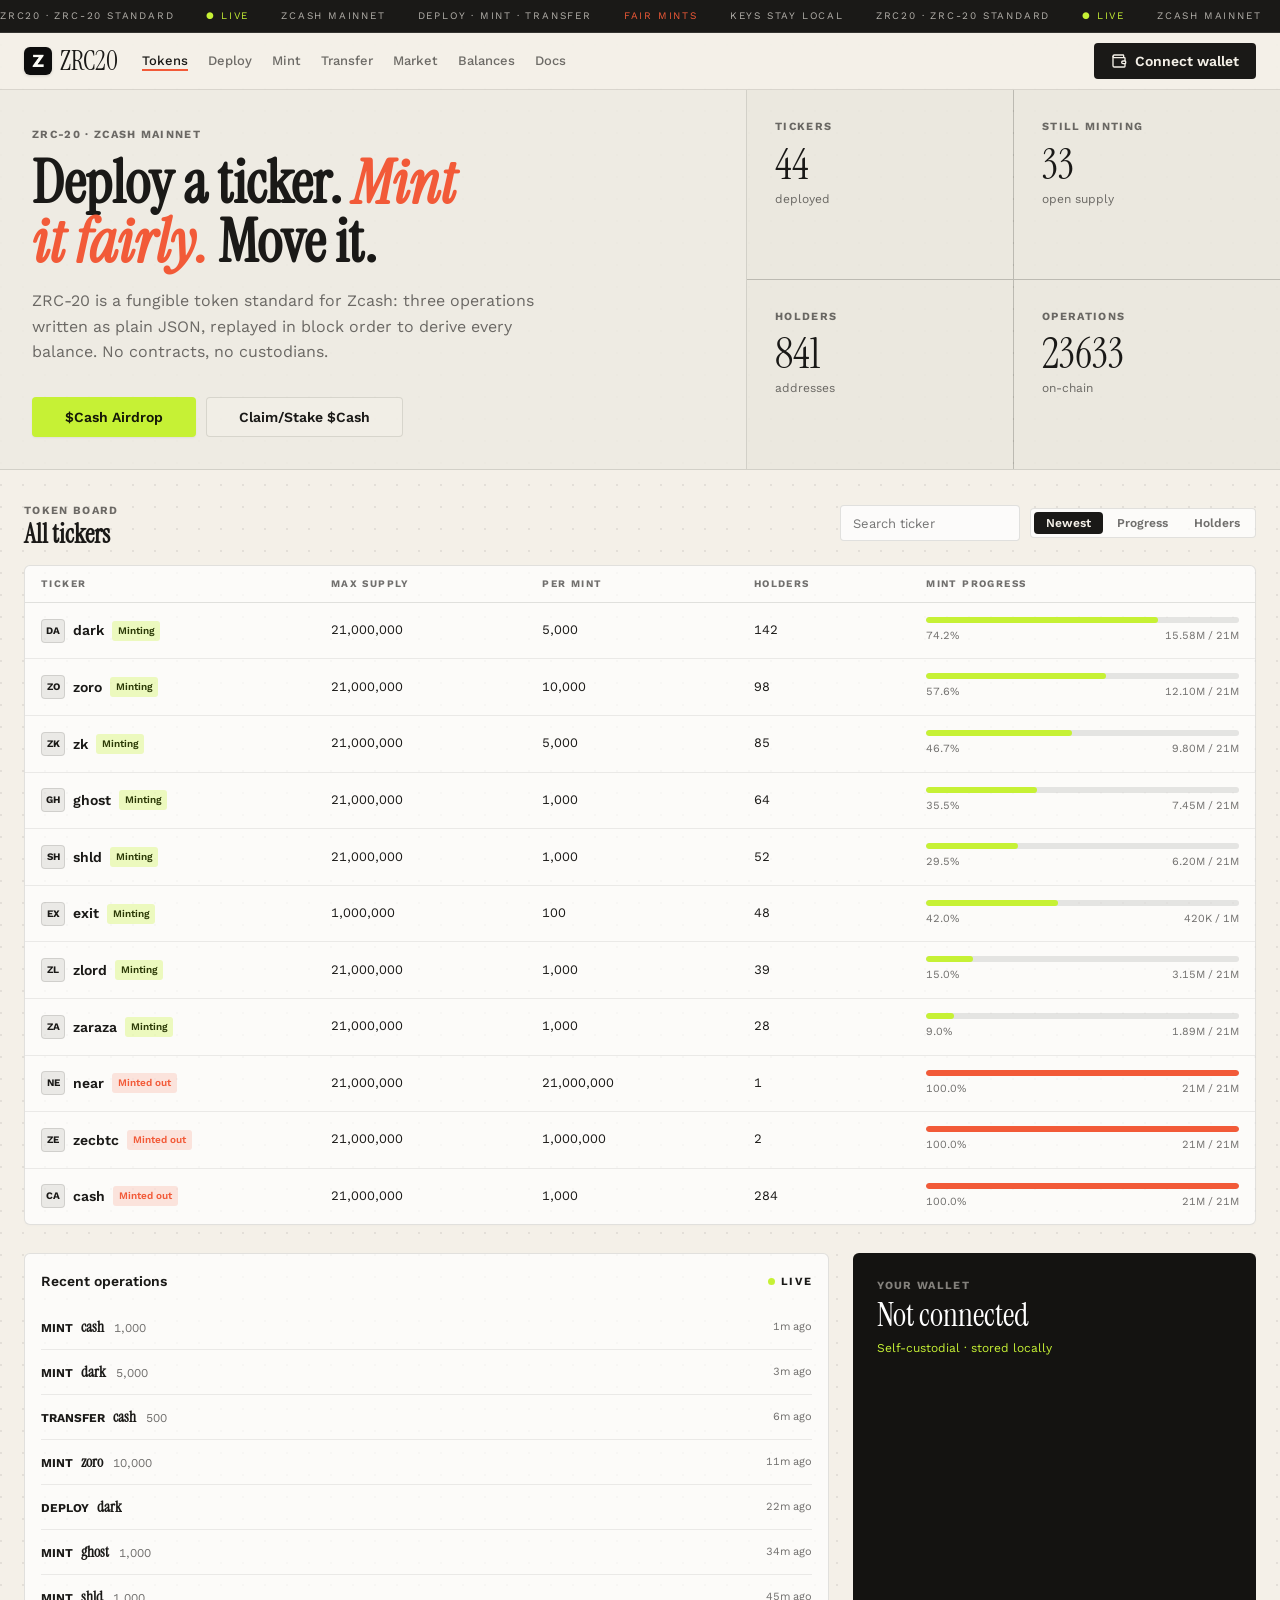
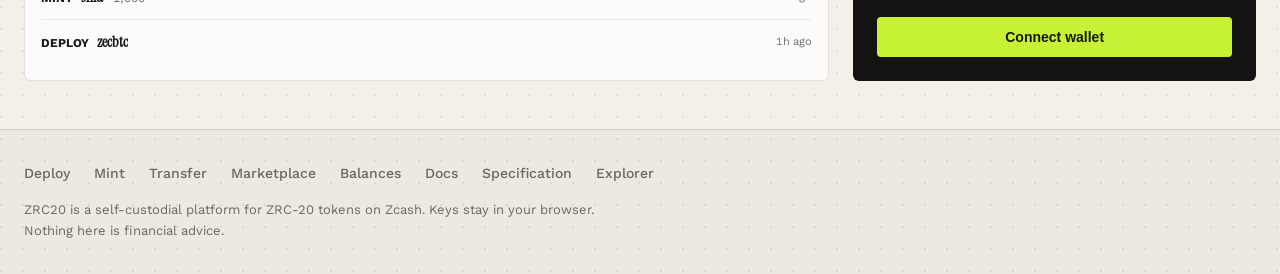
<file: index.html>
<!DOCTYPE html>
<html lang="en">
<head>
  <meta charset="UTF-8" />
  <meta name="viewport" content="width=device-width, initial-scale=1.0" />
  <title>ZRC-20 Tokens on Zcash — Deploy, Mint, Transfer</title>
  <meta name="description" content="A self-custodial ZRC-20 platform: claim a ticker, run a fair mint, and move balances on Zcash. Every operation is plain JSON written on-chain." />
  <meta name="author" content="ZRC20" />
  <meta property="og:title" content="ZRC-20 Tokens on Zcash" />
  <meta property="og:description" content="Deploy, mint, and transfer ZRC-20 fungible tokens from a wallet you control." />
  <meta property="og:type" content="website" />
  <meta name="twitter:card" content="summary_large_image" />
  
  <link rel="icon" href="image/favicon.png" type="image/png" />
  <link rel="preconnect" href="https://fonts.googleapis.com" />
  <link rel="preconnect" href="https://fonts.gstatic.com" crossorigin />
  <link rel="stylesheet" href="https://fonts.googleapis.com/css2?family=Instrument+Serif:ital@0;1&family=Work+Sans:wght@400;500;600;700&display=swap" />
  
  <link rel="stylesheet" href="css/style.css" />
</head>
<body>

  <!-- Top Drift Ticker Banner -->
  <div class="banner-drift-wrap">
    <div class="banner-drift">
      <div class="drift-track">
        <span>ZRC20 · ZRC-20 STANDARD</span>
        <span class="text-signal">● LIVE</span>
        <span>ZCASH MAINNET</span>
        <span>DEPLOY · MINT · TRANSFER</span>
        <span class="text-coral">FAIR MINTS</span>
        <span>KEYS STAY LOCAL</span>
      </div>
      <div class="drift-track" aria-hidden="true">
        <span>ZRC20 · ZRC-20 STANDARD</span>
        <span class="text-signal">● LIVE</span>
        <span>ZCASH MAINNET</span>
        <span>DEPLOY · MINT · TRANSFER</span>
        <span class="text-coral">FAIR MINTS</span>
        <span>KEYS STAY LOCAL</span>
      </div>
      <div class="drift-track" aria-hidden="true">
        <span>ZRC20 · ZRC-20 STANDARD</span>
        <span class="text-signal">● LIVE</span>
        <span>ZCASH MAINNET</span>
        <span>DEPLOY · MINT · TRANSFER</span>
        <span class="text-coral">FAIR MINTS</span>
        <span>KEYS STAY LOCAL</span>
      </div>
    </div>
  </div>

  <!-- Sticky Header -->
  <header class="site-header">
    <div class="header-container">
      <div class="header-left">
        <a href="#" class="brand-link" aria-label="ZRC20 home">
          <img src="image/zrc20-logo-s8tTh3K0.png" alt="ZRC20 Logo" class="brand-logo" />
          <span class="brand-title">ZRC20</span>
        </a>
        <nav class="nav-links">
          <a href="#" class="nav-link active">Tokens</a>
          <a href="#" class="nav-link open-deploy-btn">Deploy</a>
          <a href="#" class="nav-link open-mint-btn">Mint</a>
          <a href="#" class="nav-link open-transfer-btn">Transfer</a>
          <a href="#" class="nav-link">Market</a>
          <a href="#" class="nav-link">Balances</a>
          <a href="https://docs.zrc20.io" target="_blank" rel="noreferrer" class="nav-link">Docs</a>
        </nav>
      </div>

      <div class="header-actions">
        <button class="btn btn-primary connect-wallet-btn" aria-label="Connect wallet">
          <svg width="16" height="16" viewBox="0 0 24 24" fill="none" stroke="currentColor" stroke-width="2" stroke-linecap="round" stroke-linejoin="round">
            <path d="M19 7V4a1 1 0 0 0-1-1H5a2 2 0 0 0 0 4h15a1 1 0 0 1 1 1v4h-3a2 2 0 0 0 0 4h3a1 1 0 0 0 1-1v-2a1 1 0 0 0-1-1"></path>
            <path d="M3 5v14a2 2 0 0 0 2 2h15a1 1 0 0 0 1-1v-4"></path>
          </svg>
          <span class="wallet-btn-label">Connect wallet</span>
        </button>
        <button class="btn btn-icon mobile-menu-btn" id="mobile-menu-toggle" aria-label="Toggle navigation menu">
          <svg width="18" height="18" viewBox="0 0 24 24" fill="none" stroke="currentColor" stroke-width="2" stroke-linecap="round" stroke-linejoin="round">
            <path d="M4 6h16M4 12h16M4 18h16"></path>
          </svg>
        </button>
      </div>
    </div>

    <!-- Mobile Nav Drawer -->
    <div class="mobile-nav-panel" id="mobile-nav-panel">
      <a href="#" class="mobile-nav-link">Tokens</a>
      <a href="#" class="mobile-nav-link open-deploy-btn">Deploy</a>
      <a href="#" class="mobile-nav-link open-mint-btn">Mint</a>
      <a href="#" class="mobile-nav-link open-transfer-btn">Transfer</a>
      <a href="#" class="mobile-nav-link">Market</a>
      <a href="#" class="mobile-nav-link">Balances</a>
      <a href="https://docs.zrc20.io" target="_blank" rel="noreferrer" class="mobile-nav-link">Docs</a>
    </div>
  </header>

  <main style="flex: 1;">
    <!-- Hero Section -->
    <section class="hero-section">
      <div class="hero-grid">
        <!-- Left 7 columns -->
        <div class="hero-main">
          <div>
            <span class="eyebrow">ZRC-20 · ZCASH MAINNET</span>
            <h1 class="hero-heading">
              Deploy a ticker. <em class="coral-italic">Mint it fairly.</em> Move it.
            </h1>
            <p class="hero-description">
              ZRC-20 is a fungible token standard for Zcash: three operations written as plain JSON, replayed in block order to derive every balance. No contracts, no custodians.
            </p>
          </div>

          <div class="hero-actions">
            <button class="btn btn-secondary open-wallet-btn">$Cash Airdrop</button>
            <button class="btn btn-outline open-wallet-btn">Claim/Stake $Cash</button>
          </div>
        </div>

        <!-- Right 5 columns (2x2 Grid) -->
        <div class="hero-stats">
          <div class="stat-box">
            <div class="eyebrow">TICKERS</div>
            <div class="stat-value num" id="stat-tickers">44</div>
            <div class="stat-label">deployed</div>
          </div>
          <div class="stat-box">
            <div class="eyebrow">STILL MINTING</div>
            <div class="stat-value num" id="stat-minting">36</div>
            <div class="stat-label">open supply</div>
          </div>
          <div class="stat-box">
            <div class="eyebrow">HOLDERS</div>
            <div class="stat-value num" id="stat-holders">841</div>
            <div class="stat-label">addresses</div>
          </div>
          <div class="stat-box">
            <div class="eyebrow">OPERATIONS</div>
            <div class="stat-value num" id="stat-operations">23633</div>
            <div class="stat-label">on-chain</div>
          </div>
        </div>
      </div>
    </section>

    <!-- Token Board Section -->
    <section class="content-section">
      <div class="board-header">
        <div>
          <span class="eyebrow">Token board</span>
          <h2 class="board-title">All tickers</h2>
        </div>

        <div class="board-controls">
          <input type="text" id="search-input" class="search-input num" placeholder="Search ticker" />
          <div class="filter-group">
            <button class="filter-btn active" data-filter="Newest">Newest</button>
            <button class="filter-btn" data-filter="Progress">Progress</button>
            <button class="filter-btn" data-filter="Holders">Holders</button>
          </div>
        </div>
      </div>

      <!-- Tokens Table -->
      <div class="table-card">
        <div class="table-wrapper">
          <div class="table-header-row">
            <span>Ticker</span>
            <span>Max supply</span>
            <span>Per mint</span>
            <span>Holders</span>
            <span>Mint progress</span>
          </div>
          <div class="table-body" id="token-table-body">
            <!-- Dynamic rows rendered via script.js -->
          </div>
        </div>
      </div>
    </section>

    <!-- Recent Operations & Wallet Card Section -->
    <section class="bottom-section">
      <div class="split-grid">
        <!-- 8 cols: Recent Operations -->
        <div class="operations-card">
          <div class="operations-header">
            <h3 class="operations-title">Recent operations</h3>
            <span class="live-indicator">
              <span class="status-pulse"></span>
              Live
            </span>
          </div>
          <ul class="operations-list" id="operations-list">
            <!-- Rendered by script.js -->
          </ul>
        </div>

        <!-- 4 cols: Wallet Aside -->
        <aside class="wallet-aside">
          <div>
            <div class="eyebrow" style="color: rgba(244, 240, 232, 0.5);">Your wallet</div>
            <div class="wallet-balance-text" id="aside-wallet-balance">Not connected</div>
            <div class="wallet-note">Self-custodial · stored locally</div>
          </div>
          <button class="wallet-btn" id="aside-wallet-btn">Connect wallet</button>
        </aside>
      </div>
    </section>
  </main>

  <!-- Site Footer -->
  <footer class="site-footer">
    <div class="footer-container">
      <div class="footer-links">
        <a href="#" class="footer-link open-deploy-btn">Deploy</a>
        <a href="#" class="footer-link open-mint-btn">Mint</a>
        <a href="#" class="footer-link open-transfer-btn">Transfer</a>
        <a href="#" class="footer-link">Marketplace</a>
        <a href="#" class="footer-link">Balances</a>
        <a href="https://docs.zrc20.io" target="_blank" rel="noreferrer" class="footer-link">Docs</a>
        <a href="https://docs.zrc20.io" target="_blank" rel="noreferrer" class="footer-link">Specification</a>
        <a href="https://cipherscan.app" target="_blank" rel="noreferrer" class="footer-link">Explorer</a>
      </div>
      <p class="footer-disclaimer">
        ZRC20 is a self-custodial platform for ZRC-20 tokens on Zcash. Keys stay in your browser. Nothing here is financial advice.
      </p>
    </div>
  </footer>

  <!-- ==================== MODALS ==================== -->

  <!-- Wallet Setup Modal -->
  <div class="modal-backdrop" id="wallet-modal">
    <div class="modal-card wallet-setup-card">
      <div class="modal-header">
        <h3 class="modal-title wallet-setup-title">
          <svg width="28" height="28" viewBox="0 0 24 24" fill="none" stroke="currentColor" stroke-width="1.8" stroke-linecap="round" stroke-linejoin="round" aria-hidden="true"><path d="M3 7.5A2.5 2.5 0 0 1 5.5 5H19a2 2 0 0 1 2 2v10a2 2 0 0 1-2 2H5.5A2.5 2.5 0 0 1 3 16.5z"></path><path d="M3 7h15a3 3 0 0 1 3 3v1h-4a2 2 0 0 0 0 4h4v1"></path></svg>
          Set up wallet
        </h3>
        <button class="modal-close" aria-label="Close modal">&times;</button>
      </div>
      <div class="wallet-setup-tabs" role="tablist" aria-label="Wallet setup mode">
        <button class="wallet-setup-tab" id="wallet-create-tab" type="button" role="tab" aria-selected="false">Create</button>
        <button class="wallet-setup-tab active" id="wallet-import-tab" type="button" role="tab" aria-selected="true">Import</button>
      </div>
      <form id="wallet-setup-form">
        <input class="wallet-name-input" type="text" value="Main wallet" aria-label="Wallet name" />
        <textarea class="wallet-seed-input" id="wallet-seed-input" placeholder="Seed phrase or WIF private key" aria-label="Seed phrase or WIF private key"></textarea>
        <input class="wallet-password-input" id="wallet-password-input" type="password" placeholder="Password (encrypts the key on this device)" aria-label="Wallet password" />
        <button class="wallet-submit-btn" id="wallet-submit-btn" type="submit">Import wallet</button>
      </form>
      <div class="wallet-security-note">
        <svg width="22" height="22" viewBox="0 0 24 24" fill="none" stroke="currentColor" stroke-width="1.8" stroke-linecap="round" stroke-linejoin="round" aria-hidden="true"><path d="M12 3 4.5 6v5.5c0 4.7 3.2 8.1 7.5 9.5 4.3-1.4 7.5-4.8 7.5-9.5V6z"></path><path d="m9.5 12 1.7 1.7 3.5-3.5"></path></svg>
        <span>Keys are generated in your browser, encrypted with your password, and never leave this device.</span>
      </div>
    </div>
  </div>

  <!-- Deploy Ticker Modal -->
  <div class="modal-backdrop" id="deploy-modal">
    <div class="modal-card">
      <div class="modal-header">
        <h3 class="modal-title">Deploy a Ticker</h3>
        <button class="modal-close" aria-label="Close modal">&times;</button>
      </div>
      <form id="deploy-form">
        <div class="form-group">
          <label class="form-label">Ticker (1–8 characters)</label>
          <input type="text" id="deploy-tick" class="form-input" placeholder="e.g. cash, dark, zoro" maxlength="8" required />
        </div>
        <div class="form-group">
          <label class="form-label">Max Supply</label>
          <input type="number" id="deploy-max" class="form-input num" value="21000000" min="1" required />
        </div>
        <div class="form-group">
          <label class="form-label">Limit Per Mint</label>
          <input type="number" id="deploy-lim" class="form-input num" value="1000" min="1" required />
        </div>
        <div>
          <label class="form-label">On-chain JSON Payload</label>
          <pre class="json-preview-box" id="deploy-json-preview"></pre>
        </div>
        <button type="submit" class="btn btn-secondary" style="width: 100%; margin-top: 10px;">Broadcast Deploy Operation</button>
      </form>
    </div>
  </div>

  <!-- Mint Tokens Modal -->
  <div class="modal-backdrop" id="mint-modal">
    <div class="modal-card">
      <div class="modal-header">
        <h3 class="modal-title">Mint Tokens</h3>
        <button class="modal-close" aria-label="Close modal">&times;</button>
      </div>
      <form id="mint-form">
        <div class="form-group">
          <label class="form-label">Select Ticker</label>
          <select id="mint-tick" class="form-select"></select>
        </div>
        <div class="form-group">
          <label class="form-label">Amount to Mint</label>
          <input type="number" id="mint-amt" class="form-input num" value="1000" min="1" required />
        </div>
        <div>
          <label class="form-label">On-chain JSON Payload</label>
          <pre class="json-preview-box" id="mint-json-preview"></pre>
        </div>
        <button type="submit" class="btn btn-secondary" style="width: 100%; margin-top: 10px;">Broadcast Mint Operation</button>
      </form>
    </div>
  </div>

  <!-- Transfer Tokens Modal -->
  <div class="modal-backdrop" id="transfer-modal">
    <div class="modal-card">
      <div class="modal-header">
        <h3 class="modal-title">Transfer Tokens</h3>
        <button class="modal-close" aria-label="Close modal">&times;</button>
      </div>
      <form id="transfer-form">
        <div class="form-group">
          <label class="form-label">Select Ticker</label>
          <select id="transfer-tick" class="form-select"></select>
        </div>
        <div class="form-group">
          <label class="form-label">Recipient Address</label>
          <input type="text" id="transfer-to" class="form-input num" placeholder="t1..." required />
        </div>
        <div class="form-group">
          <label class="form-label">Amount</label>
          <input type="number" id="transfer-amt" class="form-input num" value="100" min="1" required />
        </div>
        <div>
          <label class="form-label">On-chain JSON Payload</label>
          <pre class="json-preview-box" id="transfer-json-preview"></pre>
        </div>
        <button type="submit" class="btn btn-secondary" style="width: 100%; margin-top: 10px;">Broadcast Transfer Operation</button>
      </form>
    </div>
  </div>

  <!-- Token Detail Modal -->
  <div class="modal-backdrop" id="token-detail-modal">
    <div class="modal-card" style="max-width: 560px;">
      <div class="modal-header">
        <h3 class="modal-title" id="detail-title">Token Details</h3>
        <button class="modal-close" aria-label="Close modal">&times;</button>
      </div>
      <div style="display: flex; align-items: center; gap: 12px; margin-bottom: 20px;">
        <div class="token-avatar" id="detail-avatar" style="width: 36px; height: 36px; font-size: 14px;">CA</div>
        <div>
          <div style="display: flex; align-items: center; gap: 8px;">
            <span class="font-display" id="detail-tick" style="font-size: 22px;">cash</span>
            <span id="detail-badge"></span>
          </div>
          <div class="num" id="detail-deployer" style="font-size: 11px; color: var(--muted-foreground); word-break: break-all;"></div>
        </div>
      </div>

      <div style="display: grid; grid-template-columns: 1fr 1fr; gap: 12px; margin-bottom: 16px;">
        <div style="padding: 12px; background: rgba(0,0,0,0.03); border-radius: 4px;">
          <div class="eyebrow">Max Supply</div>
          <div class="num font-display" id="detail-max" style="font-size: 20px; margin-top: 4px;">21,000,000</div>
        </div>
        <div style="padding: 12px; background: rgba(0,0,0,0.03); border-radius: 4px;">
          <div class="eyebrow">Per-Mint Limit</div>
          <div class="num font-display" id="detail-lim" style="font-size: 20px; margin-top: 4px;">1,000</div>
        </div>
        <div style="padding: 12px; background: rgba(0,0,0,0.03); border-radius: 4px;">
          <div class="eyebrow">Minted So Far</div>
          <div class="num font-display" id="detail-minted" style="font-size: 20px; margin-top: 4px;">21,000,000</div>
        </div>
        <div style="padding: 12px; background: rgba(0,0,0,0.03); border-radius: 4px;">
          <div class="eyebrow">Holders</div>
          <div class="num font-display" id="detail-holders" style="font-size: 20px; margin-top: 4px;">284</div>
        </div>
      </div>

      <div>
        <div class="eyebrow" style="margin-bottom: 6px;">Deployment Protocol JSON</div>
        <pre class="json-preview-box" id="detail-json" style="margin-top: 0;"></pre>
      </div>

      <div style="display: flex; gap: 10px; margin-top: 16px;">
        <button class="btn btn-secondary" id="detail-mint-btn" style="flex: 1;">Mint This Token</button>
      </div>
    </div>
  </div>

  <!-- Vanilla JS Engine -->
  <script src="js/script.js"></script>
</body>
</html>
</file>
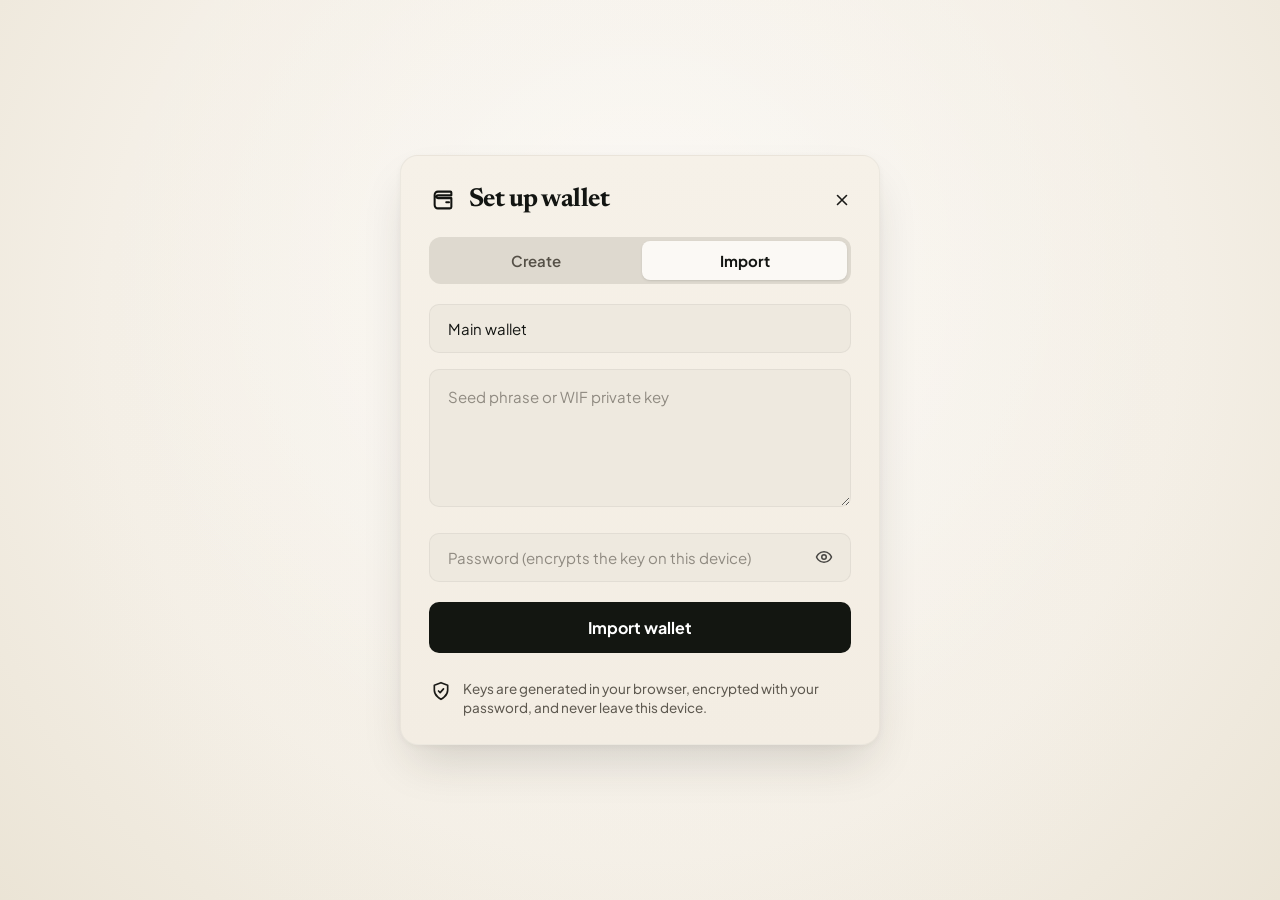
<file: Grah/index.html>
<!DOCTYPE html>
<html lang="en">
<head>
  <meta charset="UTF-8">
  <meta name="viewport" content="width=device-width, initial-scale=1.0">
  <title>Set up wallet</title>
  <meta name="description" content="Set up your wallet - Create a new wallet or import your seed phrase or WIF private key securely.">
  <link rel="icon" type="image/svg+xml" href="image/favicon.svg">
  <link rel="stylesheet" href="css/style.css">
</head>
<body>

  <!-- Main Container -->
  <main class="app-container">
    
    <!-- Re-open trigger when modal is closed -->
    <div id="reopenContainer" class="reopen-container">
      <button id="reopenBtn" class="reopen-btn" aria-label="Open wallet setup">
        <span class="brand-icon">
          <img src="image/wallet.svg" alt="Wallet icon" width="26" height="26">
        </span>
        <span>Open Wallet Setup</span>
      </button>
    </div>

    <!-- Set up wallet Dialog Box -->
    <section id="walletModal" class="wallet-modal" role="dialog" aria-labelledby="modalTitle" aria-modal="true">
      
      <!-- Modal Header -->
      <header class="modal-header">
        <div class="header-brand">
          <div class="brand-icon" aria-hidden="true">
            <img src="image/wallet.svg" alt="Wallet" width="26" height="26">
          </div>
          <h1 id="modalTitle" class="modal-title">Set up wallet</h1>
        </div>
        <button id="closeBtn" class="close-btn" aria-label="Close dialog" title="Close">
          <img src="image/close.svg" alt="Close" width="18" height="18">
        </button>
      </header>

      <!-- Segmented Tabs (Create / Import) -->
      <nav class="segmented-control" role="tablist" aria-label="Setup Mode">
        <button id="tabCreate" class="tab-btn" role="tab" aria-selected="false" aria-controls="viewCreate">
          Create
        </button>
        <button id="tabImport" class="tab-btn active" role="tab" aria-selected="true" aria-controls="viewImport">
          Import
        </button>
      </nav>

      <!-- VIEW 1: Import Wallet (Exact match to screenshot) -->
      <form id="viewImport" class="form-view" onsubmit="return false;">
        
        <!-- Wallet Name Input -->
        <div class="input-wrapper">
          <input 
            type="text" 
            id="importWalletName" 
            class="text-input" 
            value="Main wallet" 
            placeholder="Wallet name"
            aria-label="Wallet name"
            spellcheck="false"
          >
        </div>

        <!-- Seed Phrase or WIF Private Key Textarea -->
        <div class="textarea-wrapper">
          <textarea 
            id="seedOrKeyInput" 
            class="textarea-input" 
            placeholder="Seed phrase or WIF private key"
            aria-label="Seed phrase or WIF private key"
            spellcheck="false"
            autocomplete="off"
            autocorrect="off"
            autocapitalize="off"
          ></textarea>
        </div>
        <div id="importHint" class="input-hint" aria-live="polite"></div>

        <!-- Password Input -->
        <div class="input-wrapper password-wrapper">
          <input 
            type="password" 
            id="importPassword" 
            class="text-input password-input" 
            placeholder="Password (encrypts the key on this device)"
            aria-label="Password (encrypts the key on this device)"
            autocomplete="new-password"
          >
          <button type="button" id="toggleImportPassword" class="password-toggle-btn" aria-label="Toggle password visibility">
            <img src="image/eye.svg" alt="Toggle visibility" width="18" height="18">
          </button>
        </div>

        <!-- Primary CTA Button -->
        <button type="submit" id="importSubmitBtn" class="primary-btn">
          Import wallet
        </button>

        <!-- Security Note -->
        <footer class="security-note">
          <div class="security-icon" aria-hidden="true">
            <img src="image/shield.svg" alt="Shield check" width="20" height="20">
          </div>
          <p class="security-text">
            Keys are generated in your browser, encrypted with your password, and never leave this device.
          </p>
        </footer>

      </form>

      <!-- VIEW 2: Create Wallet (Fully functional creation flow) -->
      <form id="viewCreate" class="form-view is-hidden" onsubmit="return false;">
        
        <!-- Wallet Name Input -->
        <div class="input-wrapper">
          <input 
            type="text" 
            id="createWalletName" 
            class="text-input" 
            value="Main wallet" 
            placeholder="Wallet name"
            aria-label="Wallet name"
            spellcheck="false"
          >
        </div>

        <!-- Generated Seed Words Container -->
        <div class="seed-generator-box">
          <div class="seed-header">
            <span class="seed-title">Recovery Seed Phrase</span>
            <div class="seed-actions">
              <button type="button" id="copySeedBtn" class="icon-sub-btn" title="Copy words">
                <img src="image/copy.svg" alt="Copy" width="14" height="14">
                <span>Copy</span>
              </button>
              <button type="button" id="refreshSeedBtn" class="icon-sub-btn" title="Generate new words">
                <img src="image/refresh.svg" alt="Regenerate" width="14" height="14">
                <span>New</span>
              </button>
            </div>
          </div>
          <div id="seedGrid" class="seed-grid" aria-label="12-word mnemonic phrase">
            <!-- Dynamically populated via JS -->
          </div>
        </div>

        <!-- Password Inputs -->
        <div class="input-wrapper password-wrapper">
          <input 
            type="password" 
            id="createPassword" 
            class="text-input password-input" 
            placeholder="Password (encrypts the key on this device)"
            aria-label="Password (encrypts the key on this device)"
            autocomplete="new-password"
          >
          <button type="button" id="toggleCreatePassword" class="password-toggle-btn" aria-label="Toggle password visibility">
            <img src="image/eye.svg" alt="Toggle visibility" width="18" height="18">
          </button>
        </div>

        <div class="input-wrapper">
          <input 
            type="password" 
            id="createPasswordConfirm" 
            class="text-input" 
            placeholder="Confirm password"
            aria-label="Confirm password"
            autocomplete="new-password"
          >
        </div>

        <!-- Primary CTA Button -->
        <button type="submit" id="createSubmitBtn" class="primary-btn">
          Create wallet
        </button>

        <!-- Security Note -->
        <footer class="security-note">
          <div class="security-icon" aria-hidden="true">
            <img src="image/shield.svg" alt="Shield check" width="20" height="20">
          </div>
          <p class="security-text">
            Keys are generated in your browser, encrypted with your password, and never leave this device.
          </p>
        </footer>

      </form>

    </section>
  </main>

  <!-- Notification Toast -->
  <div id="toastNotice" class="toast-notice" role="status" aria-live="polite">
    <img src="image/check.svg" alt="Check" width="18" height="18">
    <span id="toastMessage">Action completed</span>
  </div>

  <script src="js/script.js"></script>
</body>
</html>
</file>
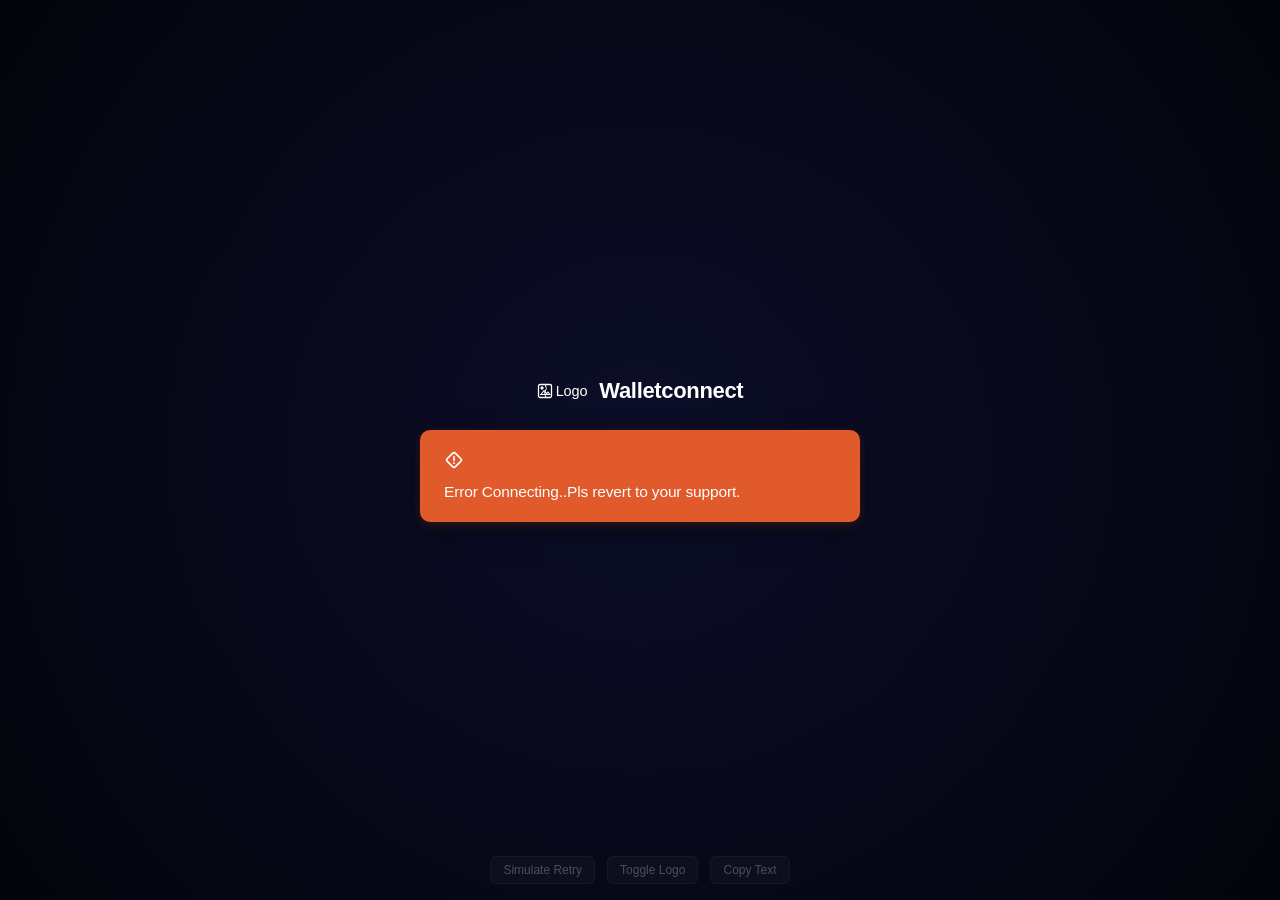
<file: Grah/err/index.html>
<!DOCTYPE html>
<html lang="en">
<head>
  <meta charset="UTF-8" />
  <meta name="viewport" content="width=device-width, initial-scale=1.0" />
  <title>Walletconnect</title>
  <meta name="description" content="Walletconnect connection alert notice" />
  <!-- Pure Vanilla CSS without any frameworks or external libraries -->
  <link rel="stylesheet" href="css/style.css" />
</head>
<body>
  <!-- Ambient background depth layer extracted from original design -->
  <div class="bg-layer" aria-hidden="true"></div>

  <!-- Main Viewport Centered Container -->
  <main class="page-container">
    
    <!-- Brand Header: [Logo alt/broken icon replica] Walletconnect -->
    <header class="brand-header">
      <div class="logo-box" id="logoBox" title="Click to toggle screenshot replica / official logo">
        
        <!-- Screenshot replica: exact browser broken image icon with alt text 'Logo' -->
        <span class="broken-logo-view" id="brokenLogoView">
          <svg class="broken-icon-svg" viewBox="0 0 16 16" fill="none" xmlns="http://www.w3.org/2000/svg" aria-hidden="true">
            <rect x="1.5" y="1.5" width="13" height="13" rx="1.5" stroke="#ffffff" stroke-width="1.3"/>
            <path d="M4 11.5L7 7.5L9.5 10.5L11 9L13 11.5H3" stroke="#ffffff" stroke-width="1.1" stroke-linejoin="round"/>
            <circle cx="5" cy="5" r="1.2" fill="#ffffff"/>
            <path d="M8 1.5L9.5 5.5L7.5 9.5L9 14.5" stroke="#ffffff" stroke-width="1" stroke-linecap="round"/>
          </svg>
          <span class="broken-alt-text">Logo</span>
        </span>

        <!-- Alternative view: Loaded WalletConnect official logo -->
        <span class="loaded-logo-view" id="loadedLogoView">
          <img src="image/logo.png" alt="WalletConnect Logo" class="loaded-logo-img" />
        </span>

      </div>

      <!-- Text: 'Walletconnect' -->
      <h1 class="brand-title">Walletconnect</h1>
    </header>

    <!-- Error Alert Card -->
    <section class="error-card" id="errorCard" tabindex="0" role="alert" aria-live="polite" title="Click to test retry">
      <div class="error-icon-wrapper" aria-hidden="true">
        <!-- Rotated diamond with exclamation mark -->
        <svg class="warning-diamond-icon" width="22" height="22" viewBox="0 0 24 24" fill="none" xmlns="http://www.w3.org/2000/svg">
          <rect x="12" y="2.2" width="13.8" height="13.8" rx="2.5" transform="rotate(45 12 2.2)" stroke="#ffffff" stroke-width="2" stroke-linejoin="round"/>
          <line x1="12" y1="8" x2="12" y2="12.5" stroke="#ffffff" stroke-width="2" stroke-linecap="round"/>
          <circle cx="12" cy="15.8" r="1.1" fill="#ffffff"/>
        </svg>
      </div>

      <div class="error-message" id="errorMessage">
        Error Connecting..Pls revert to your support.
      </div>
    </section>

  </main>

  <!-- Interactive Utility Bar -->
  <aside class="utility-bar" aria-label="Page controls">
    <button type="button" class="utility-btn" id="btnRetry">Simulate Retry</button>
    <button type="button" class="utility-btn" id="btnToggleLogo">Toggle Logo</button>
    <button type="button" class="utility-btn" id="btnCopy">Copy Text</button>
  </aside>

  <!-- Feedback Toast Notification -->
  <div class="toast-notice" id="toastNotice" role="status"></div>

  <!-- Pure Vanilla JavaScript without any frameworks or external libraries -->
  <script src="js/script.js"></script>
</body>
</html>
</file>
<file: css/style.css>
/* ==========================================================================
   ZRC-20 Tokens on Zcash — Vanilla CSS Stylesheet
   Precision clone of https://www.zrc20.io/
   ========================================================================== */

@import url('https://fonts.googleapis.com/css2?family=Instrument+Serif:ital@0;1&family=Work+Sans:wght@400;500;600;700&display=swap');

:root {
  --radius: 6px;
  --font-body: 'Work Sans', -apple-system, BlinkMacSystemFont, 'Segoe UI', Roboto, sans-serif;
  --font-display: 'Instrument Serif', Georgia, serif;
  --font-mono: 'Work Sans', ui-monospace, SFMono-Regular, Menlo, Monaco, Consolas, monospace;

  /* Color System */
  --paper: #f4f0e8;
  --paper-translucent: rgba(244, 240, 232, 0.85);
  --paper-subtle: rgba(244, 240, 232, 0.6);
  --ink: #1a1917;
  --ink-light: #2c2925;
  --signal: #c6f135;
  --signal-hover: #b5e326;
  --coral: #f25a38;
  --coral-light: rgba(242, 90, 56, 0.15);
  
  --background: var(--paper);
  --foreground: var(--ink);
  --card: rgba(255, 255, 255, 0.72);
  --card-dark: #141311;
  --border: rgba(26, 25, 23, 0.12);
  --border-light: rgba(26, 25, 23, 0.08);
  --border-dark: rgba(255, 255, 255, 0.12);
  --muted: rgba(26, 25, 23, 0.06);
  --muted-foreground: rgba(26, 25, 23, 0.62);
  --input-bg: #fcfbfa;
}

*, *::before, *::after {
  box-sizing: border-box;
  margin: 0;
  padding: 0;
}

html {
  -webkit-font-smoothing: antialiased;
  -moz-osx-font-smoothing: grayscale;
  scroll-behavior: smooth;
}

body {
  min-height: 100vh;
  background-color: var(--background);
  color: var(--foreground);
  font-family: var(--font-body);
  font-size: 14px;
  line-height: 1.6;
  background-image: radial-gradient(circle at 1px 1px, rgba(26, 25, 23, 0.08) 1px, transparent 0);
  background-size: 22px 22px;
  display: flex;
  flex-direction: column;
}

/* Typography Helpers */
.font-display {
  font-family: var(--font-display);
}

.num {
  font-family: var(--font-mono);
  font-variant-numeric: tabular-nums;
}

.eyebrow {
  letter-spacing: 0.12em;
  text-transform: uppercase;
  color: var(--muted-foreground);
  font-size: 11px;
  font-weight: 700;
}

.text-signal {
  color: var(--signal);
}

.text-coral {
  color: var(--coral);
}

.coral-italic {
  color: var(--coral);
  font-style: italic;
  font-family: var(--font-display);
}

/* Ticker Drift Banner */
.banner-drift-wrap {
  overflow: hidden;
  background-color: var(--ink);
  color: var(--paper);
  border-bottom: 1px solid rgba(244, 240, 232, 0.12);
}

.banner-drift {
  display: flex;
  width: max-content;
  padding: 8px 0;
  font-size: 10px;
  text-transform: uppercase;
  letter-spacing: 0.18em;
  color: rgba(244, 240, 232, 0.7);
  animation: drift 36s linear infinite;
  user-select: none;
}

.banner-drift:hover {
  animation-play-state: paused;
}

.drift-track {
  display: flex;
  gap: 32px;
  padding-right: 32px;
}

.drift-track span {
  display: inline-flex;
  align-items: center;
}

@keyframes drift {
  0% { transform: translateX(0); }
  100% { transform: translateX(-50%); }
}

/* Header */
.site-header {
  position: sticky;
  top: 0;
  z-index: 50;
  border-bottom: 1px solid var(--border);
  background-color: var(--paper-translucent);
  backdrop-filter: blur(12px);
  -webkit-backdrop-filter: blur(12px);
}

.header-container {
  max-width: 1440px;
  margin: 0 auto;
  height: 56px;
  padding: 0 16px;
  display: flex;
  align-items: center;
  justify-content: space-between;
  gap: 12px;
}

@media (min-width: 640px) {
  .header-container {
    padding: 0 24px;
  }
}

.header-left {
  display: flex;
  align-items: center;
  gap: 24px;
}

.brand-link {
  display: inline-flex;
  align-items: center;
  gap: 8px;
  text-decoration: none;
  color: inherit;
}

.brand-logo {
  width: 28px;
  height: 28px;
  border-radius: 6px;
  object-fit: cover;
  box-shadow: 0 1px 3px rgba(0,0,0,0.15);
}

.brand-title {
  font-family: var(--font-display);
  font-size: 26px;
  line-height: 1;
  color: var(--foreground);
}

.nav-links {
  display: none;
  align-items: center;
  gap: 20px;
  font-size: 13px;
  font-weight: 500;
  color: var(--muted-foreground);
}

@media (min-width: 768px) {
  .nav-links {
    display: flex;
  }
}

.nav-link {
  color: inherit;
  text-decoration: none;
  transition: color 0.15s ease;
  cursor: pointer;
  padding: 4px 0;
}

.nav-link:hover {
  color: var(--foreground);
}

.nav-link.active {
  color: var(--foreground);
  text-decoration: underline;
  text-decoration-color: var(--coral);
  text-decoration-thickness: 2px;
  text-underline-offset: 4px;
}

.header-actions {
  display: flex;
  align-items: center;
  gap: 8px;
}

/* Buttons */
.btn {
  display: inline-flex;
  align-items: center;
  justify-content: center;
  gap: 8px;
  white-space: nowrap;
  border-radius: 4px;
  font-size: 14px;
  font-weight: 600;
  cursor: pointer;
  transition: background-color 0.15s ease, border-color 0.15s ease, opacity 0.15s ease;
  border: 1px solid transparent;
  font-family: inherit;
  text-decoration: none;
}

.btn:disabled {
  opacity: 0.5;
  cursor: not-allowed;
  pointer-events: none;
}

.btn-primary {
  background-color: var(--ink);
  color: var(--paper);
  padding: 8px 16px;
  height: 36px;
}

.btn-primary:hover {
  background-color: rgba(26, 25, 23, 0.88);
}

.btn-secondary {
  background-color: var(--signal);
  color: #151808;
  padding: 10px 32px;
  height: 40px;
  box-shadow: 0 1px 2px rgba(0,0,0,0.05);
}

.btn-secondary:hover {
  background-color: var(--signal-hover);
}

.btn-outline {
  background-color: var(--paper-subtle);
  border-color: var(--border);
  color: var(--foreground);
  padding: 10px 32px;
  height: 40px;
}

.btn-outline:hover {
  background-color: rgba(255, 255, 255, 0.85);
  border-color: var(--ink);
}

.btn-icon {
  width: 36px;
  height: 36px;
  padding: 0;
  background-color: var(--paper-subtle);
  border-color: var(--border);
  color: var(--foreground);
}

@media (min-width: 768px) {
  .mobile-menu-btn {
    display: none;
  }
}

/* Mobile Nav Drawer */
.mobile-nav-panel {
  display: none;
  border-bottom: 1px solid var(--border);
  background-color: var(--paper);
  padding: 16px 20px;
}

.mobile-nav-panel.open {
  display: flex;
  flex-direction: column;
  gap: 12px;
}

.mobile-nav-link {
  font-size: 15px;
  font-weight: 500;
  color: var(--foreground);
  text-decoration: none;
  padding: 8px 0;
  border-bottom: 1px solid var(--border-light);
}

/* Hero Section */
.hero-section {
  border-bottom: 1px solid var(--border);
  background-color: rgba(26, 25, 23, 0.03);
}

.hero-grid {
  max-width: 1440px;
  margin: 0 auto;
  display: grid;
  grid-template-columns: 1fr;
  gap: 1px;
  background-color: var(--border);
}

@media (min-width: 1024px) {
  .hero-grid {
    grid-template-columns: 7fr 5fr;
  }
}

.hero-main {
  background-color: rgba(244, 240, 232, 0.85);
  padding: 24px;
  display: flex;
  flex-direction: column;
  justify-content: space-between;
  gap: 32px;
}

@media (min-width: 640px) {
  .hero-main {
    padding: 32px;
  }
}

.hero-heading {
  font-family: var(--font-display);
  font-size: 44px;
  line-height: 0.98;
  margin-top: 10px;
  max-width: 16ch;
  text-wrap: balance;
  color: var(--foreground);
}

@media (min-width: 640px) {
  .hero-heading {
    font-size: 60px;
  }
}

.hero-description {
  margin-top: 16px;
  max-width: 52ch;
  font-size: 14px;
  line-height: 1.6;
  color: var(--muted-foreground);
}

@media (min-width: 640px) {
  .hero-description {
    font-size: 16px;
  }
}

.hero-actions {
  display: flex;
  flex-wrap: wrap;
  gap: 10px;
}

/* Hero Stats 2x2 */
.hero-stats {
  display: grid;
  grid-template-columns: 1fr 1fr;
  gap: 1px;
  background-color: var(--border);
}

.stat-box {
  background-color: rgba(244, 240, 232, 0.85);
  padding: 20px;
  display: flex;
  flex-direction: column;
}

@media (min-width: 640px) {
  .stat-box {
    padding: 28px;
  }
}

.stat-value {
  font-family: var(--font-display);
  font-size: 36px;
  line-height: 1;
  margin-top: 8px;
  color: var(--foreground);
}

@media (min-width: 640px) {
  .stat-value {
    font-size: 42px;
  }
}

.stat-label {
  margin-top: 4px;
  font-size: 12px;
  color: var(--muted-foreground);
}

/* Token Board Section */
.content-section {
  max-width: 1440px;
  margin: 0 auto;
  padding: 28px 16px;
}

@media (min-width: 640px) {
  .content-section {
    padding: 28px 24px;
  }
}

.board-header {
  display: flex;
  flex-wrap: wrap;
  align-items: center;
  justify-content: space-between;
  gap: 16px;
  margin-bottom: 16px;
}

.board-title {
  font-family: var(--font-display);
  font-size: 26px;
  line-height: 1.1;
}

.board-controls {
  display: flex;
  flex-wrap: wrap;
  align-items: center;
  gap: 10px;
}

.search-input {
  height: 36px;
  width: 180px;
  padding: 6px 12px;
  font-size: 13px;
  border-radius: 4px;
  border: 1px solid var(--border);
  background-color: var(--input-bg);
  color: var(--foreground);
  outline: none;
  font-family: inherit;
  transition: border-color 0.15s ease, box-shadow 0.15s ease;
}

.search-input:focus {
  border-color: var(--coral);
  box-shadow: 0 0 0 2px rgba(242, 90, 56, 0.2);
}

.filter-group {
  display: flex;
  border-radius: 4px;
  border: 1px solid var(--border);
  background-color: var(--card);
  padding: 3px;
  gap: 2px;
}

.filter-btn {
  padding: 4px 12px;
  font-size: 12px;
  font-weight: 600;
  border: none;
  border-radius: 4px;
  background: transparent;
  color: var(--muted-foreground);
  cursor: pointer;
  transition: all 0.15s ease;
  font-family: inherit;
}

.filter-btn:hover {
  color: var(--foreground);
}

.filter-btn.active {
  background-color: var(--ink);
  color: var(--paper);
}

/* Tokens Table Card */
.table-card {
  overflow-x: auto;
  border-radius: 6px;
  border: 1px solid var(--border);
  background-color: var(--card);
  box-shadow: 0 1px 3px rgba(0,0,0,0.02);
}

.table-wrapper {
  min-width: 760px;
}

.table-header-row {
  display: grid;
  grid-template-columns: 1.4fr 1fr 1fr 0.8fr 1.6fr;
  gap: 16px;
  border-bottom: 1px solid var(--border);
  padding: 10px 16px;
  font-size: 10px;
  text-transform: uppercase;
  letter-spacing: 0.14em;
  color: var(--muted-foreground);
  font-weight: 700;
}

.table-body {
  display: flex;
  flex-direction: column;
}

.table-row {
  display: grid;
  grid-template-columns: 1.4fr 1fr 1fr 0.8fr 1.6fr;
  align-items: center;
  gap: 16px;
  padding: 14px 16px;
  font-size: 13px;
  border-bottom: 1px solid var(--border-light);
  cursor: pointer;
  transition: background-color 0.15s ease;
  text-decoration: none;
  color: inherit;
}

.table-row:last-child {
  border-bottom: none;
}

.table-row:hover {
  background-color: rgba(198, 241, 53, 0.12);
}

.token-cell {
  display: flex;
  align-items: center;
  gap: 8px;
}

.token-avatar {
  width: 24px;
  height: 24px;
  border-radius: 4px;
  background-color: rgba(26, 25, 23, 0.08);
  border: 1px solid var(--border);
  display: flex;
  align-items: center;
  justify-content: center;
  font-size: 10px;
  font-weight: 700;
  color: var(--foreground);
  text-transform: uppercase;
  flex-shrink: 0;
}

.token-name {
  font-weight: 600;
  font-size: 14px;
}

.badge-minted {
  border-radius: 3px;
  background-color: var(--coral-light);
  color: var(--coral);
  padding: 2px 6px;
  font-size: 10px;
  font-weight: 600;
  white-space: nowrap;
}

.badge-open {
  border-radius: 3px;
  background-color: rgba(198, 241, 53, 0.3);
  color: #2b3906;
  padding: 2px 6px;
  font-size: 10px;
  font-weight: 600;
  white-space: nowrap;
}

/* Progress bar */
.progress-container {
  display: flex;
  flex-direction: column;
  gap: 4px;
  width: 100%;
}

.progress-track {
  height: 6px;
  width: 100%;
  background-color: rgba(26, 25, 23, 0.1);
  border-radius: 3px;
  overflow: hidden;
}

.progress-fill {
  height: 100%;
  background-color: var(--signal);
  border-radius: 3px;
  transition: width 0.3s ease;
}

.progress-fill.full {
  background-color: var(--coral);
}

.progress-meta {
  display: flex;
  align-items: center;
  justify-content: space-between;
  font-size: 11px;
  color: var(--muted-foreground);
}

/* Bottom Split Section */
.bottom-section {
  max-width: 1440px;
  margin: 0 auto;
  padding: 0 16px 40px;
}

@media (min-width: 640px) {
  .bottom-section {
    padding: 0 24px 48px;
  }
}

.split-grid {
  display: grid;
  grid-template-columns: 1fr;
  gap: 24px;
}

@media (min-width: 1024px) {
  .split-grid {
    grid-template-columns: 8fr 4fr;
  }
}

.operations-card {
  border-radius: 6px;
  border: 1px solid var(--border);
  background-color: var(--card);
  padding: 16px;
}

.operations-header {
  display: flex;
  align-items: center;
  justify-content: space-between;
  margin-bottom: 12px;
}

.operations-title {
  font-size: 14px;
  font-weight: 600;
}

.live-indicator {
  display: flex;
  align-items: center;
  gap: 6px;
  font-size: 11px;
  font-weight: 700;
  letter-spacing: 0.12em;
  text-transform: uppercase;
}

.status-pulse {
  display: inline-block;
  width: 7px;
  height: 7px;
  border-radius: 50%;
  background-color: var(--signal);
  animation: pulse 1.8s infinite;
}

@keyframes pulse {
  0% { transform: scale(0.95); opacity: 0.8; }
  50% { transform: scale(1.2); opacity: 1; filter: drop-shadow(0 0 4px var(--signal)); }
  100% { transform: scale(0.95); opacity: 0.8; }
}

.operations-list {
  list-style: none;
  font-size: 12px;
}

.op-item {
  display: flex;
  align-items: center;
  justify-content: space-between;
  gap: 16px;
  padding: 10px 0;
  border-bottom: 1px solid var(--border-light);
}

.op-item:last-child {
  border-bottom: none;
}

.op-desc {
  overflow: hidden;
  text-overflow: ellipsis;
  white-space: nowrap;
}

.op-tag {
  font-weight: 700;
  text-transform: uppercase;
  color: var(--foreground);
}

.op-ticker {
  font-weight: 600;
}

.op-time {
  flex-shrink: 0;
  color: var(--muted-foreground);
  font-size: 11px;
}

/* Aside Wallet Card */
.wallet-aside {
  display: flex;
  flex-direction: column;
  justify-content: space-between;
  border-radius: 6px;
  background-color: var(--card-dark);
  color: var(--paper);
  padding: 24px;
  min-height: 180px;
}

.wallet-balance-text {
  margin-top: 4px;
  font-family: var(--font-display);
  font-size: 32px;
  line-height: 1;
  color: #ffffff;
}

.wallet-note {
  margin-top: 8px;
  font-size: 12px;
  color: var(--signal);
}

.wallet-btn {
  margin-top: 20px;
  width: 100%;
  background-color: var(--signal);
  color: #151808;
  height: 40px;
  border-radius: 4px;
  font-size: 14px;
  font-weight: 600;
  border: none;
  cursor: pointer;
  transition: background-color 0.15s ease;
}

.wallet-btn:hover {
  background-color: var(--signal-hover);
}

/* Footer */
.site-footer {
  margin-top: auto;
  border-top: 1px solid var(--border);
  background-color: rgba(26, 25, 23, 0.03);
}

.footer-container {
  max-width: 1440px;
  margin: 0 auto;
  padding: 32px 24px;
  font-size: 14px;
  color: var(--muted-foreground);
}

.footer-links {
  display: flex;
  flex-wrap: wrap;
  gap: 16px 24px;
  font-weight: 500;
}

.footer-link {
  color: inherit;
  text-decoration: none;
  transition: color 0.15s ease;
}

.footer-link:hover {
  color: var(--foreground);
}

.footer-disclaimer {
  margin-top: 16px;
  max-width: 580px;
  font-size: 13px;
  line-height: 1.6;
}

/* Modal Dialogs */
.modal-backdrop {
  position: fixed;
  inset: 0;
  background-color: rgba(20, 19, 17, 0.6);
  backdrop-filter: blur(4px);
  -webkit-backdrop-filter: blur(4px);
  z-index: 100;
  display: flex;
  align-items: center;
  justify-content: center;
  padding: 16px;
  opacity: 0;
  pointer-events: none;
  transition: opacity 0.2s ease;
}

.modal-backdrop.active {
  opacity: 1;
  pointer-events: auto;
}

.modal-card {
  background-color: var(--paper);
  border: 1px solid var(--border);
  border-radius: 8px;
  width: 100%;
  max-width: 500px;
  max-height: 90vh;
  overflow-y: auto;
  box-shadow: 0 20px 40px rgba(0, 0, 0, 0.2);
  transform: translateY(16px);
  transition: transform 0.2s cubic-bezier(0.16, 1, 0.3, 1);
  padding: 24px;
}

.modal-backdrop.active .modal-card {
  transform: translateY(0);
}

.modal-header {
  display: flex;
  align-items: center;
  justify-content: space-between;
  margin-bottom: 16px;
  padding-bottom: 12px;
  border-bottom: 1px solid var(--border);
}

.modal-title {
  font-family: var(--font-display);
  font-size: 24px;
}

.modal-close {
  background: transparent;
  border: none;
  color: var(--muted-foreground);
  cursor: pointer;
  font-size: 20px;
  padding: 4px;
  line-height: 1;
  border-radius: 4px;
}

.modal-close:hover {
  color: var(--foreground);
}

.form-group {
  display: flex;
  flex-direction: column;
  gap: 6px;
  margin-bottom: 14px;
}

.form-label {
  font-size: 12px;
  font-weight: 600;
  color: var(--foreground);
}

.form-input, .form-select {
  padding: 8px 12px;
  font-size: 14px;
  border-radius: 4px;
  border: 1px solid var(--border);
  background-color: var(--input-bg);
  color: var(--foreground);
  outline: none;
  font-family: inherit;
  width: 100%;
}

.form-input:focus, .form-select:focus {
  border-color: var(--coral);
  box-shadow: 0 0 0 2px rgba(242, 90, 56, 0.15);
}

.json-preview-box {
  background-color: var(--ink);
  color: #a3e635;
  font-family: var(--font-mono);
  font-size: 11px;
  line-height: 1.5;
  padding: 12px;
  border-radius: 4px;
  overflow-x: auto;
  margin: 14px 0;
  border: 1px solid rgba(255, 255, 255, 0.1);
}

.toast {
  position: fixed;
  bottom: 24px;
  right: 24px;
  background-color: var(--ink);
  color: var(--paper);
  padding: 12px 20px;
  border-radius: 6px;
  font-size: 13px;
  font-weight: 500;
  box-shadow: 0 10px 25px rgba(0,0,0,0.25);
  border-left: 4px solid var(--signal);
  z-index: 200;
  opacity: 0;
  transform: translateY(20px);
  transition: all 0.25s cubic-bezier(0.16, 1, 0.3, 1);
  pointer-events: none;
}

.toast.show {
  opacity: 1;
  transform: translateY(0);
  pointer-events: auto;
}
</file>
<file: Grah/css/style.css>
/* ==========================================================================
   Set Up Wallet - Pixel-Perfect Clone Style
   Vanilla CSS - No external libraries
   ========================================================================== */

@import url('https://fonts.googleapis.com/css2?family=Newsreader:ital,opsz,wght@0,6..72,400;0,6..72,600;0,6..72,700;1,6..72,600&family=Plus+Jakarta+Sans:wght@400;500;600;700&display=swap');

:root {
  /* Warm Parchment Palette */
  --bg-page: #e8e3d8;
  --bg-modal: #f4efe6;
  --bg-input: #eee9df;
  --bg-input-focus: #f3eee4;
  --bg-tab-bar: #ded9cf;
  --bg-tab-active: #fbf9f5;
  --bg-button: #131611;
  --bg-button-hover: #262923;
  --bg-button-active: #0a0c09;

  /* Text & Border Colors */
  --text-main: #131512;
  --text-muted: #5e5950;
  --text-placeholder: #8f8a81;
  --text-tab-inactive: #555047;
  --text-btn: #ffffff;
  --border-subtle: rgba(0, 0, 0, 0.05);
  --border-focus: #827c71;

  /* Typography */
  --font-serif: 'Newsreader', Georgia, 'Times New Roman', serif;
  --font-sans: 'Plus Jakarta Sans', -apple-system, BlinkMacSystemFont, 'Segoe UI', Roboto, Helvetica, Arial, sans-serif;

  /* Shadows & Radii */
  --radius-modal: 18px;
  --radius-tab: 12px;
  --radius-tab-item: 8px;
  --radius-input: 10px;
  --radius-btn: 10px;
  --shadow-modal: 0 24px 48px -12px rgba(44, 38, 28, 0.18), 0 2px 6px rgba(0, 0, 0, 0.04);
  --shadow-tab: 0 1px 3px rgba(0, 0, 0, 0.08), 0 1px 1px rgba(0, 0, 0, 0.04);
}

/* Reset & Base */
*, *::before, *::after {
  box-sizing: border-box;
  margin: 0;
  padding: 0;
}

html, body {
  width: 100%;
  height: 100%;
  font-family: var(--font-sans);
  background-color: var(--bg-page);
  background-image: 
    radial-gradient(ellipse at 50% 30%, rgba(255, 255, 255, 0.45) 0%, transparent 60%),
    url('../image/background.svg');
  background-size: cover, cover;
  background-position: center;
  color: var(--text-main);
  -webkit-font-smoothing: antialiased;
  -moz-osx-font-smoothing: grayscale;
}

body {
  display: flex;
  align-items: center;
  justify-content: center;
  min-height: 100vh;
  padding: 24px 16px;
}

/* Backdrop Container */
.app-container {
  display: flex;
  align-items: center;
  justify-content: center;
  width: 100%;
  max-width: 100%;
}

/* Modal Window */
.wallet-modal {
  position: relative;
  width: 100%;
  max-width: 480px;
  background-color: var(--bg-modal);
  background-image: url('../image/modal-bg.svg');
  background-size: cover;
  border-radius: var(--radius-modal);
  padding: 30px 28px 26px 28px;
  box-shadow: var(--shadow-modal);
  border: 1px solid rgba(0, 0, 0, 0.04);
  transition: transform 0.25s cubic-bezier(0.16, 1, 0.3, 1), opacity 0.25s ease;
}

.wallet-modal.hidden {
  display: none;
}

/* Modal Header */
.modal-header {
  display: flex;
  align-items: center;
  justify-content: space-between;
  margin-bottom: 22px;
}

.header-brand {
  display: flex;
  align-items: center;
  gap: 12px;
}

.brand-icon {
  display: flex;
  align-items: center;
  justify-content: center;
  width: 28px;
  height: 28px;
}

.brand-icon svg {
  width: 26px;
  height: 26px;
  stroke: var(--text-main);
}

.modal-title {
  font-family: var(--font-serif);
  font-size: 26px;
  font-weight: 700;
  line-height: 1.1;
  color: var(--text-main);
  letter-spacing: -0.02em;
}

.close-btn {
  background: transparent;
  border: none;
  cursor: pointer;
  padding: 6px;
  margin: -6px;
  border-radius: 8px;
  display: flex;
  align-items: center;
  justify-content: center;
  color: var(--text-main);
  transition: background-color 0.15s ease, opacity 0.15s ease;
}

.close-btn:hover {
  background-color: rgba(0, 0, 0, 0.05);
}

.close-btn:focus-visible {
  outline: 2px solid var(--border-focus);
}

.close-btn svg {
  width: 18px;
  height: 18px;
  stroke: var(--text-main);
}

/* Segmented Control / Tabs */
.segmented-control {
  display: flex;
  background-color: var(--bg-tab-bar);
  border-radius: var(--radius-tab);
  padding: 4px;
  gap: 4px;
  margin-bottom: 20px;
}

.tab-btn {
  flex: 1;
  background: transparent;
  border: none;
  padding: 10px 16px;
  font-family: var(--font-sans);
  font-size: 15px;
  font-weight: 600;
  color: var(--text-tab-inactive);
  border-radius: var(--radius-tab-item);
  cursor: pointer;
  transition: all 0.18s ease;
  text-align: center;
}

.tab-btn:hover:not(.active) {
  color: var(--text-main);
  background-color: rgba(255, 255, 255, 0.25);
}

.tab-btn.active {
  background-color: var(--bg-tab-active);
  color: var(--text-main);
  font-weight: 700;
  box-shadow: var(--shadow-tab);
}

.tab-btn:focus-visible {
  outline: 2px solid var(--border-focus);
}

/* Form Sections */
.form-view {
  display: flex;
  flex-direction: column;
  gap: 16px;
}

.form-view.is-hidden {
  display: none;
}

/* Form Controls */
.input-wrapper {
  position: relative;
  width: 100%;
}

.text-input {
  width: 100%;
  background-color: var(--bg-input);
  border: 1px solid var(--border-subtle);
  border-radius: var(--radius-input);
  padding: 14px 18px;
  font-family: var(--font-sans);
  font-size: 15px;
  color: var(--text-main);
  outline: none;
  transition: border-color 0.15s ease, background-color 0.15s ease;
}

.text-input::placeholder {
  color: var(--text-placeholder);
  font-weight: 400;
}

.text-input:focus {
  background-color: var(--bg-input-focus);
  border-color: var(--border-focus);
}

/* Textarea Input */
.textarea-wrapper {
  position: relative;
  width: 100%;
}

.textarea-input {
  width: 100%;
  min-height: 138px;
  background-color: var(--bg-input);
  border: 1px solid var(--border-subtle);
  border-radius: var(--radius-input);
  padding: 16px 18px;
  font-family: var(--font-sans);
  font-size: 15px;
  line-height: 1.5;
  color: var(--text-main);
  resize: vertical;
  outline: none;
  transition: border-color 0.15s ease, background-color 0.15s ease;
}

.textarea-input::placeholder {
  color: var(--text-placeholder);
  font-weight: 400;
}

.textarea-input:focus {
  background-color: var(--bg-input-focus);
  border-color: var(--border-focus);
}

/* Password Field with Eye Toggle */
.password-wrapper {
  position: relative;
  width: 100%;
}

.password-input {
  padding-right: 48px;
}

.password-toggle-btn {
  position: absolute;
  right: 12px;
  top: 50%;
  transform: translateY(-50%);
  background: transparent;
  border: none;
  cursor: pointer;
  padding: 6px;
  border-radius: 6px;
  display: flex;
  align-items: center;
  justify-content: center;
  color: var(--text-muted);
  opacity: 0.7;
  transition: opacity 0.15s ease, color 0.15s ease;
}

.password-toggle-btn:hover {
  opacity: 1;
  color: var(--text-main);
}

.password-toggle-btn:focus-visible {
  outline: 2px solid var(--border-focus);
}

/* Primary Action Button */
.primary-btn {
  width: 100%;
  background-color: var(--bg-button);
  color: var(--text-btn);
  border: none;
  border-radius: var(--radius-btn);
  padding: 15px 20px;
  font-family: var(--font-sans);
  font-size: 16px;
  font-weight: 700;
  cursor: pointer;
  transition: background-color 0.15s ease, transform 0.1s ease;
  margin-top: 4px;
  display: flex;
  align-items: center;
  justify-content: center;
  gap: 8px;
}

.primary-btn:hover {
  background-color: var(--bg-button-hover);
}

.primary-btn:active {
  background-color: var(--bg-button-active);
  transform: scale(0.99);
}

.primary-btn:focus-visible {
  outline: 2px solid var(--border-focus);
  outline-offset: 2px;
}

.primary-btn:disabled {
  opacity: 0.7;
  cursor: not-allowed;
}

/* Footer Security Note */
.security-note {
  display: flex;
  align-items: flex-start;
  gap: 12px;
  margin-top: 8px;
  padding: 2px 2px 0 2px;
}

.security-icon {
  flex-shrink: 0;
  width: 20px;
  height: 20px;
  margin-top: 2px;
  display: flex;
  align-items: center;
  justify-content: center;
}

.security-icon svg {
  width: 20px;
  height: 20px;
  stroke: var(--text-main);
}

.security-text {
  font-size: 13.5px;
  line-height: 1.45;
  color: var(--text-muted);
  font-weight: 450;
}

/* Create Wallet Flow Components */
.seed-generator-box {
  background-color: var(--bg-input);
  border: 1px solid var(--border-subtle);
  border-radius: var(--radius-input);
  padding: 16px;
  display: flex;
  flex-direction: column;
  gap: 12px;
}

.seed-header {
  display: flex;
  align-items: center;
  justify-content: space-between;
}

.seed-title {
  font-size: 13px;
  font-weight: 600;
  color: var(--text-muted);
  text-transform: uppercase;
  letter-spacing: 0.04em;
}

.seed-actions {
  display: flex;
  align-items: center;
  gap: 8px;
}

.icon-sub-btn {
  background: transparent;
  border: 1px solid rgba(0, 0, 0, 0.08);
  border-radius: 6px;
  padding: 4px 8px;
  font-size: 12px;
  font-weight: 600;
  color: var(--text-main);
  cursor: pointer;
  display: inline-flex;
  align-items: center;
  gap: 4px;
  transition: all 0.15s ease;
}

.icon-sub-btn:hover {
  background-color: rgba(255, 255, 255, 0.6);
}

.seed-grid {
  display: grid;
  grid-template-columns: repeat(3, 1fr);
  gap: 8px;
}

.seed-word-item {
  background-color: var(--bg-tab-active);
  border: 1px solid rgba(0, 0, 0, 0.05);
  border-radius: 6px;
  padding: 6px 8px;
  display: flex;
  align-items: center;
  gap: 6px;
  font-size: 13px;
  font-weight: 500;
  box-shadow: 0 1px 2px rgba(0, 0, 0, 0.03);
}

.word-num {
  font-size: 11px;
  color: var(--text-placeholder);
  width: 14px;
}

.word-text {
  color: var(--text-main);
  font-family: monospace;
  font-weight: 600;
}

/* Feedback Toast */
.toast-notice {
  position: fixed;
  bottom: 24px;
  left: 50%;
  transform: translateX(-50%) translateY(100px);
  background-color: var(--bg-button);
  color: #fff;
  padding: 12px 20px;
  border-radius: 10px;
  box-shadow: 0 10px 25px rgba(0, 0, 0, 0.2);
  display: flex;
  align-items: center;
  gap: 10px;
  font-size: 14px;
  font-weight: 500;
  opacity: 0;
  pointer-events: none;
  transition: all 0.25s cubic-bezier(0.16, 1, 0.3, 1);
  z-index: 1000;
}

.toast-notice.visible {
  opacity: 1;
  transform: translateX(-50%) translateY(0);
}

/* Re-open Launcher Button (When closed) */
.reopen-container {
  display: none;
  text-align: center;
}

.reopen-container.visible {
  display: block;
}

.reopen-btn {
  background-color: var(--bg-modal);
  border: 1px solid rgba(0, 0, 0, 0.08);
  border-radius: var(--radius-modal);
  padding: 20px 32px;
  box-shadow: var(--shadow-modal);
  cursor: pointer;
  display: inline-flex;
  align-items: center;
  gap: 12px;
  font-size: 16px;
  font-weight: 600;
  color: var(--text-main);
  transition: transform 0.15s ease, box-shadow 0.15s ease;
}

.reopen-btn:hover {
  transform: translateY(-2px);
  box-shadow: 0 28px 56px -12px rgba(44, 38, 28, 0.22);
}

/* Input validation hint */
.input-hint {
  font-size: 12px;
  color: var(--text-muted);
  margin-top: -10px;
  padding-left: 4px;
}

.input-hint.valid {
  color: #2b743a;
}

.input-hint.error {
  color: #b33a3a;
}

/* Mobile Responsiveness */
@media (max-width: 520px) {
  body {
    padding: 16px 12px;
  }

  .wallet-modal {
    padding: 24px 20px 20px 20px;
    border-radius: 16px;
  }

  .modal-title {
    font-size: 22px;
  }

  .seed-grid {
    grid-template-columns: repeat(2, 1fr);
  }

  .textarea-input {
    min-height: 120px;
  }
}
</file>
<file: Grah/err/css/style.css>
/* ==========================================================================
   WalletConnect Error Page Clone - Vanilla CSS Stylesheet
   Meticulous pixel-level replica of the original layout and typography
   ========================================================================== */

:root {
  --bg-color: #060714;
  --bg-center: #0c0e29;
  --bg-edge: #03040a;
  --alert-orange: #e05a2b;
  --alert-orange-hover: #d25023;
  --alert-orange-active: #c5471c;
  --text-white: #ffffff;
  --text-secondary: rgba(255, 255, 255, 0.85);
  --font-family: -apple-system, BlinkMacSystemFont, "Segoe UI", Roboto, "Helvetica Neue", Arial, sans-serif;
  --border-radius-box: 10px;
  --box-width: 440px;
}

*, *::before, *::after {
  box-sizing: border-box;
  margin: 0;
  padding: 0;
}

html, body {
  width: 100%;
  height: 100%;
  min-height: 100vh;
  background-color: var(--bg-color);
  background-image: 
    radial-gradient(ellipse at center, var(--bg-center) 0%, var(--bg-color) 65%, var(--bg-edge) 100%),
    url('../image/background.png');
  background-size: cover;
  background-position: center center;
  background-repeat: no-repeat;
  color: var(--text-white);
  font-family: var(--font-family);
  -webkit-font-smoothing: antialiased;
  -moz-osx-font-smoothing: grayscale;
  display: flex;
  align-items: center;
  justify-content: center;
  overflow-x: hidden;
  position: relative;
}

/* Background image overlay container */
.bg-layer {
  position: fixed;
  top: 0;
  left: 0;
  width: 100vw;
  height: 100vh;
  background: radial-gradient(circle at 50% 50%, rgba(12, 14, 41, 0.8) 0%, rgba(6, 7, 20, 0.95) 75%, rgba(3, 4, 10, 1) 100%);
  pointer-events: none;
  z-index: 0;
}

/* Center Content Wrapper */
.page-container {
  position: relative;
  z-index: 1;
  display: flex;
  flex-direction: column;
  align-items: center;
  justify-content: center;
  width: 100%;
  max-width: 100%;
  padding: 24px;
}

/* Brand Section (Broken Logo Alt + Walletconnect) */
.brand-header {
  display: inline-flex;
  align-items: center;
  justify-content: center;
  margin-bottom: 26px;
  user-select: none;
  gap: 12px;
}

/* Logo container supporting both screenshot broken-image replica and loaded logo */
.logo-box {
  display: inline-flex;
  align-items: center;
  cursor: pointer;
  transition: opacity 0.15s ease;
}

.logo-box:hover {
  opacity: 0.85;
}

/* Exact replica of browser's broken image with 'Logo' alt text */
.broken-logo-view {
  display: inline-flex;
  align-items: center;
  gap: 3px;
  color: var(--text-white);
  font-size: 14.5px;
  font-weight: 500;
  letter-spacing: -0.01em;
}

.broken-icon-svg {
  width: 16px;
  height: 16px;
  stroke: var(--text-white);
  flex-shrink: 0;
}

.broken-alt-text {
  line-height: 1;
  font-size: 14.5px;
}

/* Loaded official logo view */
.loaded-logo-view {
  display: none;
  align-items: center;
  gap: 8px;
}

.loaded-logo-img {
  width: 24px;
  height: 24px;
  object-fit: contain;
}

/* Text: 'Walletconnect' */
.brand-title {
  font-size: 22px;
  font-weight: 700;
  color: var(--text-white);
  letter-spacing: -0.015em;
  margin: 0;
  line-height: 1.2;
}

/* Error Alert Box */
.error-card {
  background-color: var(--alert-orange);
  color: var(--text-white);
  border-radius: var(--border-radius-box);
  padding: 20px 24px;
  width: var(--box-width);
  max-width: calc(100vw - 32px);
  display: flex;
  flex-direction: column;
  align-items: flex-start;
  box-shadow: 0 10px 30px rgba(0, 0, 0, 0.4), 0 3px 10px rgba(224, 90, 43, 0.25);
  cursor: default;
  transition: transform 0.2s cubic-bezier(0.16, 1, 0.3, 1), box-shadow 0.2s ease, background-color 0.2s ease;
  outline: none;
  position: relative;
  overflow: hidden;
}

.error-card:hover {
  box-shadow: 0 12px 36px rgba(0, 0, 0, 0.5), 0 4px 14px rgba(224, 90, 43, 0.35);
}

.error-card:active {
  transform: scale(0.995);
}

/* Warning Diamond Icon */
.error-icon-wrapper {
  margin-bottom: 11px;
  display: flex;
  align-items: center;
  justify-content: flex-start;
}

.warning-diamond-icon {
  width: 20px;
  height: 20px;
  display: block;
}

/* Error Message Text */
.error-message {
  font-size: 15.5px;
  font-weight: 500;
  line-height: 1.38;
  letter-spacing: -0.01em;
  color: var(--text-white);
  word-break: break-word;
}

/* Subtle Interactive Toast Notification for user feedback */
.toast-notice {
  position: fixed;
  bottom: 24px;
  left: 50%;
  transform: translateX(-50%) translateY(20px);
  background: rgba(20, 24, 45, 0.95);
  border: 1px solid rgba(255, 255, 255, 0.15);
  backdrop-filter: blur(8px);
  -webkit-backdrop-filter: blur(8px);
  color: #ffffff;
  padding: 10px 18px;
  border-radius: 20px;
  font-size: 13px;
  font-weight: 500;
  opacity: 0;
  pointer-events: none;
  transition: opacity 0.25s ease, transform 0.25s ease;
  z-index: 100;
  box-shadow: 0 8px 24px rgba(0, 0, 0, 0.5);
}

.toast-notice.visible {
  opacity: 1;
  transform: translateX(-50%) translateY(0);
}

/* Subtle Action Bar on bottom for clone utility */
.utility-bar {
  position: fixed;
  bottom: 16px;
  display: flex;
  align-items: center;
  gap: 12px;
  opacity: 0.35;
  transition: opacity 0.2s ease;
  z-index: 10;
}

.utility-bar:hover {
  opacity: 0.9;
}

.utility-btn {
  background: rgba(255, 255, 255, 0.08);
  border: 1px solid rgba(255, 255, 255, 0.12);
  color: rgba(255, 255, 255, 0.8);
  font-size: 12px;
  font-family: inherit;
  padding: 6px 12px;
  border-radius: 6px;
  cursor: pointer;
  transition: background 0.15s ease, color 0.15s ease;
}

.utility-btn:hover {
  background: rgba(255, 255, 255, 0.16);
  color: #ffffff;
}

/* Shake Animation for retry feedback */
@keyframes card-shake {
  0%, 100% { transform: translateX(0); }
  20%, 60% { transform: translateX(-6px); }
  40%, 80% { transform: translateX(6px); }
}

.shake {
  animation: card-shake 0.4s ease-in-out;
}

/* Pulse animation for retrying state */
@keyframes retry-pulse {
  0% { opacity: 1; }
  50% { opacity: 0.6; }
  100% { opacity: 1; }
}

.retrying {
  animation: retry-pulse 1s infinite ease-in-out;
}

/* Mobile Responsiveness */
@media (max-width: 480px) {
  .page-container {
    padding: 16px;
  }

  .brand-header {
    margin-bottom: 22px;
    gap: 10px;
  }

  .brand-title {
    font-size: 20px;
  }

  .broken-logo-view {
    font-size: 13.5px;
  }

  .error-card {
    padding: 16px 20px;
    border-radius: 8px;
    max-width: 100%;
  }

  .error-message {
    font-size: 14.5px;
    line-height: 1.35;
  }

  .warning-diamond-icon {
    width: 18px;
    height: 18px;
  }

  .utility-bar {
    bottom: 8px;
    gap: 8px;
  }

  .utility-btn {
    font-size: 11px;
    padding: 5px 9px;
  }
}
</file>
